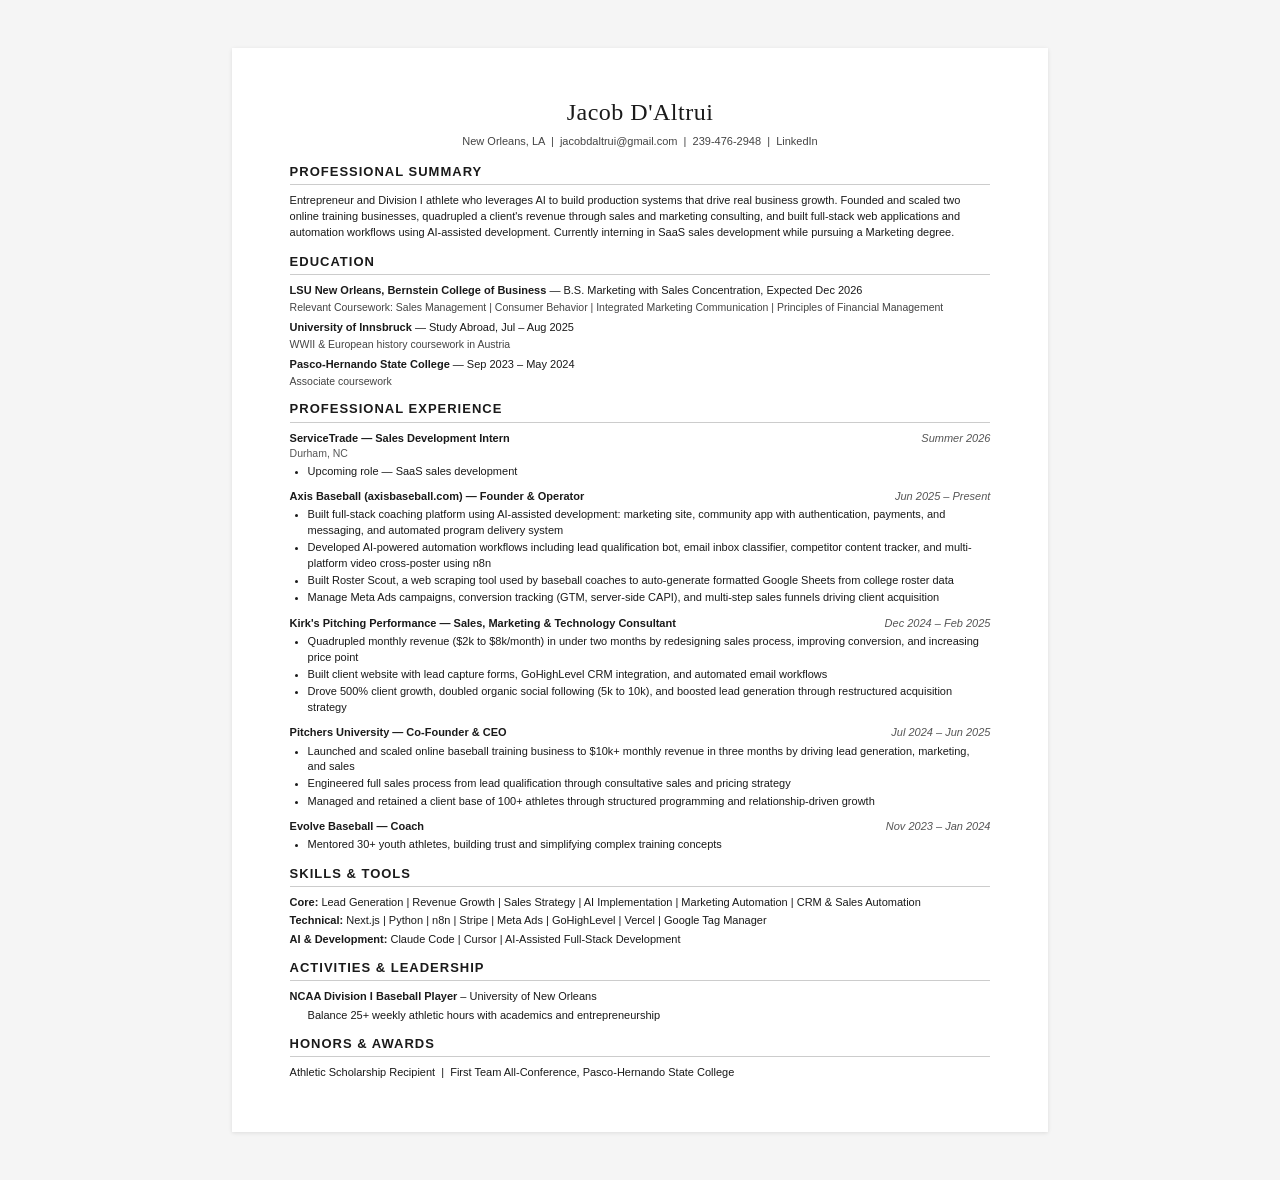
<file: resume.html>
<!DOCTYPE html>
<html lang="en">
<head>
<meta charset="UTF-8">
<meta name="viewport" content="width=device-width, initial-scale=1.0">
<title>Jacob D'Altrui — Resume</title>
<style>
  * { margin: 0; padding: 0; box-sizing: border-box; }

  body {
    font-family: Arial, Helvetica, sans-serif;
    font-size: 11px;
    line-height: 1.4;
    color: #1a1a1a;
    background: #f5f5f5;
  }

  .page {
    max-width: 8.5in;
    margin: 0.5in auto;
    padding: 0.5in 0.6in;
    background: #fff;
    box-shadow: 0 1px 4px rgba(0,0,0,0.1);
  }

  /* Header */
  .header { text-align: center; margin-bottom: 14px; }
  .header h1 {
    font-family: Georgia, 'Times New Roman', serif;
    font-size: 24px;
    font-weight: normal;
    letter-spacing: 0.5px;
    margin-bottom: 4px;
  }
  .header .contact {
    font-size: 11px;
    color: #444;
  }
  .header .contact a { color: #444; text-decoration: none; }
  .header .contact a:hover { text-decoration: underline; }

  /* Sections */
  .section { margin-bottom: 12px; }
  .section-title {
    font-size: 13px;
    font-weight: bold;
    text-transform: uppercase;
    letter-spacing: 1px;
    border-bottom: 1px solid #ccc;
    padding-bottom: 3px;
    margin-bottom: 8px;
  }

  /* Summary */
  .summary { font-size: 11px; line-height: 1.45; }

  /* Education */
  .edu-item { margin-bottom: 6px; }
  .edu-item .school { font-weight: bold; }
  .edu-item .detail { color: #444; font-size: 10.5px; margin-top: 1px; }

  /* Experience */
  .job { margin-bottom: 10px; }
  .job-header { display: flex; justify-content: space-between; align-items: baseline; }
  .job-title { font-weight: bold; }
  .job-title a { color: #1a1a1a; text-decoration: none; }
  .job-date { font-style: italic; color: #555; white-space: nowrap; }
  .job-location { color: #555; font-size: 10.5px; }
  .job ul {
    margin: 3px 0 0 18px;
    padding: 0;
  }
  .job ul li { margin-bottom: 2px; }

  /* Skills */
  .skills-grid { display: flex; flex-wrap: wrap; gap: 2px 0; }
  .skills-row { width: 100%; margin-bottom: 3px; }
  .skills-row strong { display: inline; }

  /* Activities / Honors */
  .activity { margin-bottom: 3px; }
  .activity strong { font-weight: bold; }

  /* Print styles */
  @media print {
    body { background: #fff; }
    .page {
      margin: 0;
      padding: 0.4in 0.5in;
      box-shadow: none;
      max-width: none;
    }
    a { color: #1a1a1a !important; }
  }
</style>
</head>
<body>
<div class="page">

  <div class="header">
    <h1>Jacob D'Altrui</h1>
    <div class="contact">
      New Orleans, LA &nbsp;|&nbsp; jacobdaltrui@gmail.com &nbsp;|&nbsp; 239-476-2948 &nbsp;|&nbsp; <a href="https://www.linkedin.com/in/jake-daltrui/" target="_blank">LinkedIn</a>
    </div>
  </div>

  <div class="section">
    <div class="section-title">Professional Summary</div>
    <div class="summary">
      Entrepreneur and Division I athlete who leverages AI to build production systems that drive real business growth. Founded and scaled two online training businesses, quadrupled a client's revenue through sales and marketing consulting, and built full-stack web applications and automation workflows using AI-assisted development. Currently interning in SaaS sales development while pursuing a Marketing degree.
    </div>
  </div>

  <div class="section">
    <div class="section-title">Education</div>
    <div class="edu-item">
      <span class="school">LSU New Orleans, Bernstein College of Business</span> — B.S. Marketing with Sales Concentration, Expected Dec 2026
      <div class="detail">Relevant Coursework: Sales Management | Consumer Behavior | Integrated Marketing Communication | Principles of Financial Management</div>
    </div>
    <div class="edu-item">
      <span class="school">University of Innsbruck</span> — Study Abroad, Jul – Aug 2025
      <div class="detail">WWII &amp; European history coursework in Austria</div>
    </div>
    <div class="edu-item">
      <span class="school">Pasco-Hernando State College</span> — Sep 2023 – May 2024
      <div class="detail">Associate coursework</div>
    </div>
  </div>

  <div class="section">
    <div class="section-title">Professional Experience</div>

    <div class="job">
      <div class="job-header">
        <span class="job-title">ServiceTrade — Sales Development Intern</span>
        <span class="job-date">Summer 2026</span>
      </div>
      <div class="job-location">Durham, NC</div>
      <ul>
        <li>Upcoming role — SaaS sales development</li>
      </ul>
    </div>

    <div class="job">
      <div class="job-header">
        <span class="job-title">Axis Baseball (<a href="https://axisbaseball.com">axisbaseball.com</a>) — Founder &amp; Operator</span>
        <span class="job-date">Jun 2025 – Present</span>
      </div>
      <ul>
        <li>Built full-stack coaching platform using AI-assisted development: marketing site, community app with authentication, payments, and messaging, and automated program delivery system</li>
        <li>Developed AI-powered automation workflows including lead qualification bot, email inbox classifier, competitor content tracker, and multi-platform video cross-poster using n8n</li>
        <li>Built Roster Scout, a web scraping tool used by baseball coaches to auto-generate formatted Google Sheets from college roster data</li>
        <li>Manage Meta Ads campaigns, conversion tracking (GTM, server-side CAPI), and multi-step sales funnels driving client acquisition</li>
      </ul>
    </div>

    <div class="job">
      <div class="job-header">
        <span class="job-title">Kirk's Pitching Performance — Sales, Marketing &amp; Technology Consultant</span>
        <span class="job-date">Dec 2024 – Feb 2025</span>
      </div>
      <ul>
        <li>Quadrupled monthly revenue ($2k to $8k/month) in under two months by redesigning sales process, improving conversion, and increasing price point</li>
        <li>Built client website with lead capture forms, GoHighLevel CRM integration, and automated email workflows</li>
        <li>Drove 500% client growth, doubled organic social following (5k to 10k), and boosted lead generation through restructured acquisition strategy</li>
      </ul>
    </div>

    <div class="job">
      <div class="job-header">
        <span class="job-title">Pitchers University — Co-Founder &amp; CEO</span>
        <span class="job-date">Jul 2024 – Jun 2025</span>
      </div>
      <ul>
        <li>Launched and scaled online baseball training business to $10k+ monthly revenue in three months by driving lead generation, marketing, and sales</li>
        <li>Engineered full sales process from lead qualification through consultative sales and pricing strategy</li>
        <li>Managed and retained a client base of 100+ athletes through structured programming and relationship-driven growth</li>
      </ul>
    </div>

    <div class="job">
      <div class="job-header">
        <span class="job-title">Evolve Baseball — Coach</span>
        <span class="job-date">Nov 2023 – Jan 2024</span>
      </div>
      <ul>
        <li>Mentored 30+ youth athletes, building trust and simplifying complex training concepts</li>
      </ul>
    </div>
  </div>

  <div class="section">
    <div class="section-title">Skills &amp; Tools</div>
    <div class="skills-row"><strong>Core:</strong> Lead Generation | Revenue Growth | Sales Strategy | AI Implementation | Marketing Automation | CRM &amp; Sales Automation</div>
    <div class="skills-row"><strong>Technical:</strong> Next.js | Python | n8n | Stripe | Meta Ads | GoHighLevel | Vercel | Google Tag Manager</div>
    <div class="skills-row"><strong>AI &amp; Development:</strong> Claude Code | Cursor | AI-Assisted Full-Stack Development</div>
  </div>

  <div class="section">
    <div class="section-title">Activities &amp; Leadership</div>
    <div class="activity"><strong>NCAA Division I Baseball Player</strong> – University of New Orleans</div>
    <div class="activity" style="margin-left: 18px;">Balance 25+ weekly athletic hours with academics and entrepreneurship</div>
  </div>

  <div class="section" style="margin-bottom: 0;">
    <div class="section-title">Honors &amp; Awards</div>
    <div class="activity">Athletic Scholarship Recipient &nbsp;|&nbsp; First Team All-Conference, Pasco-Hernando State College</div>
  </div>

</div>
</body>
</html>
</file>
